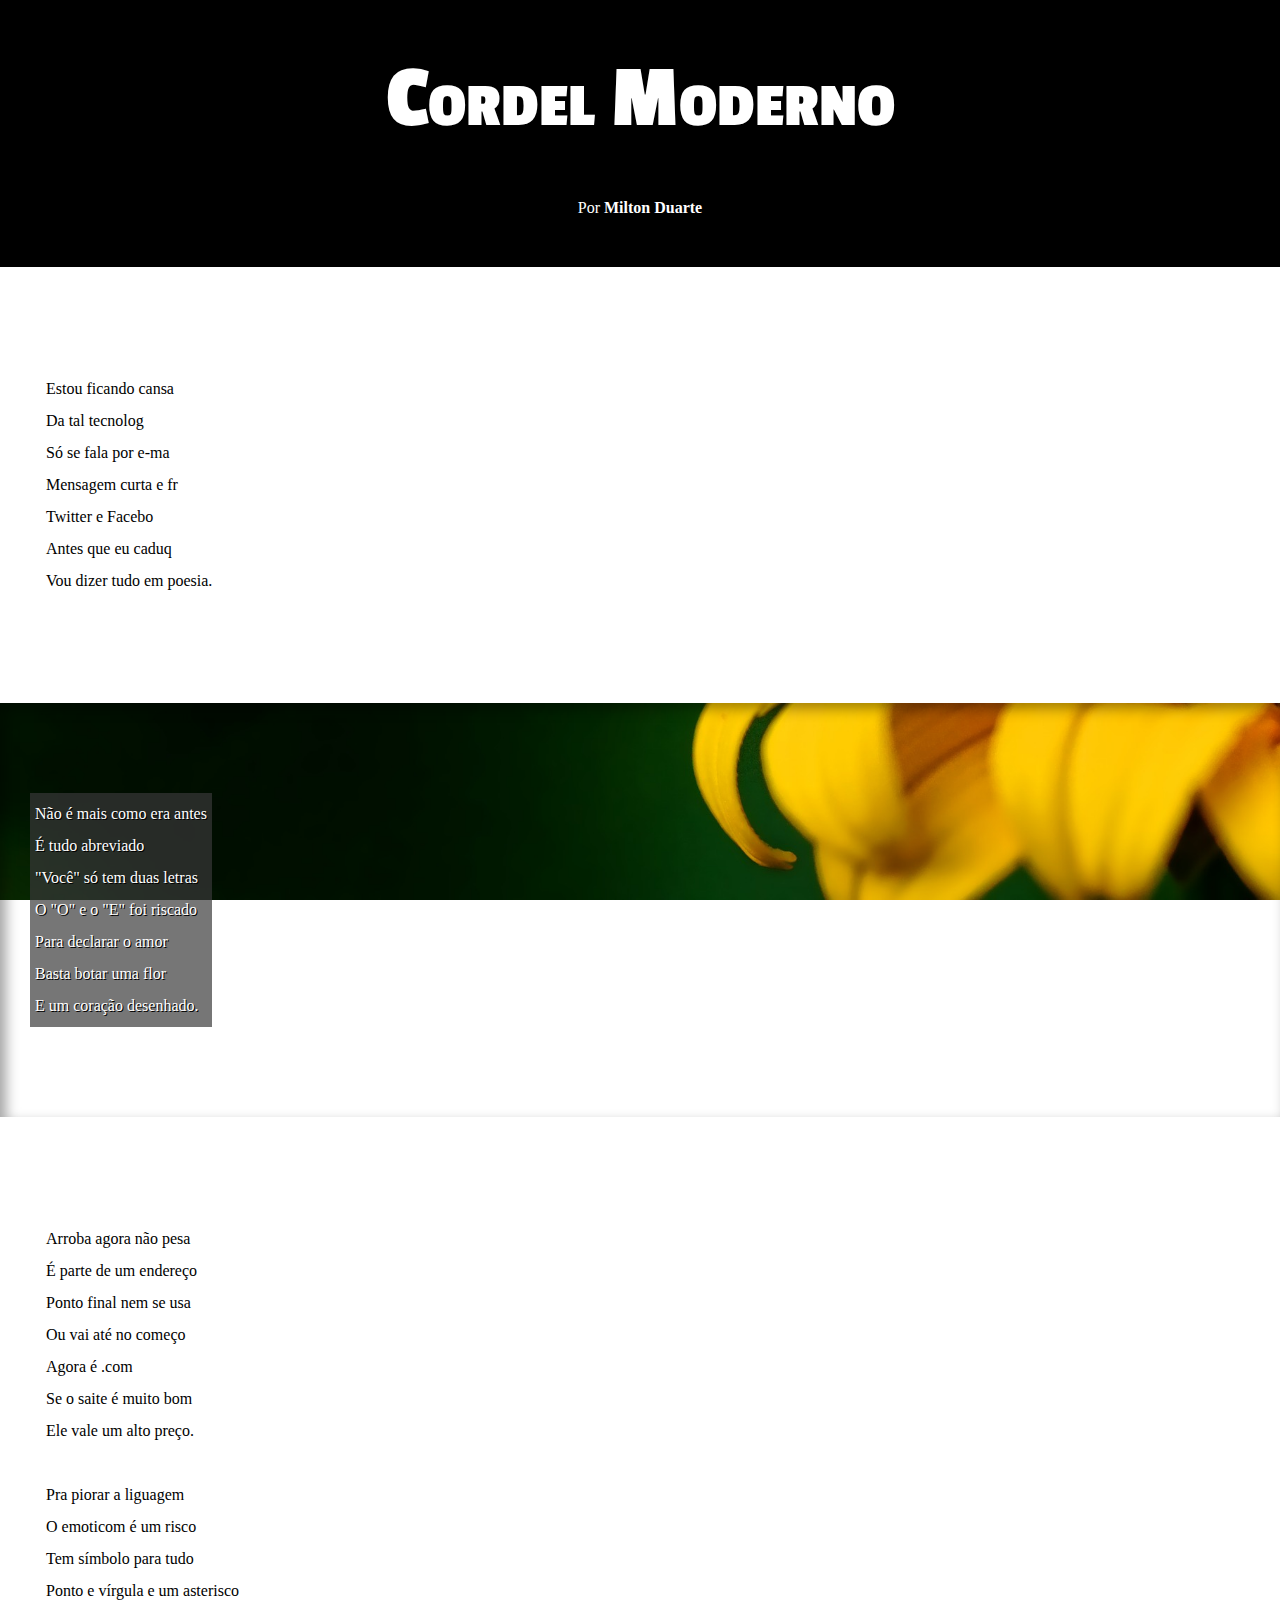
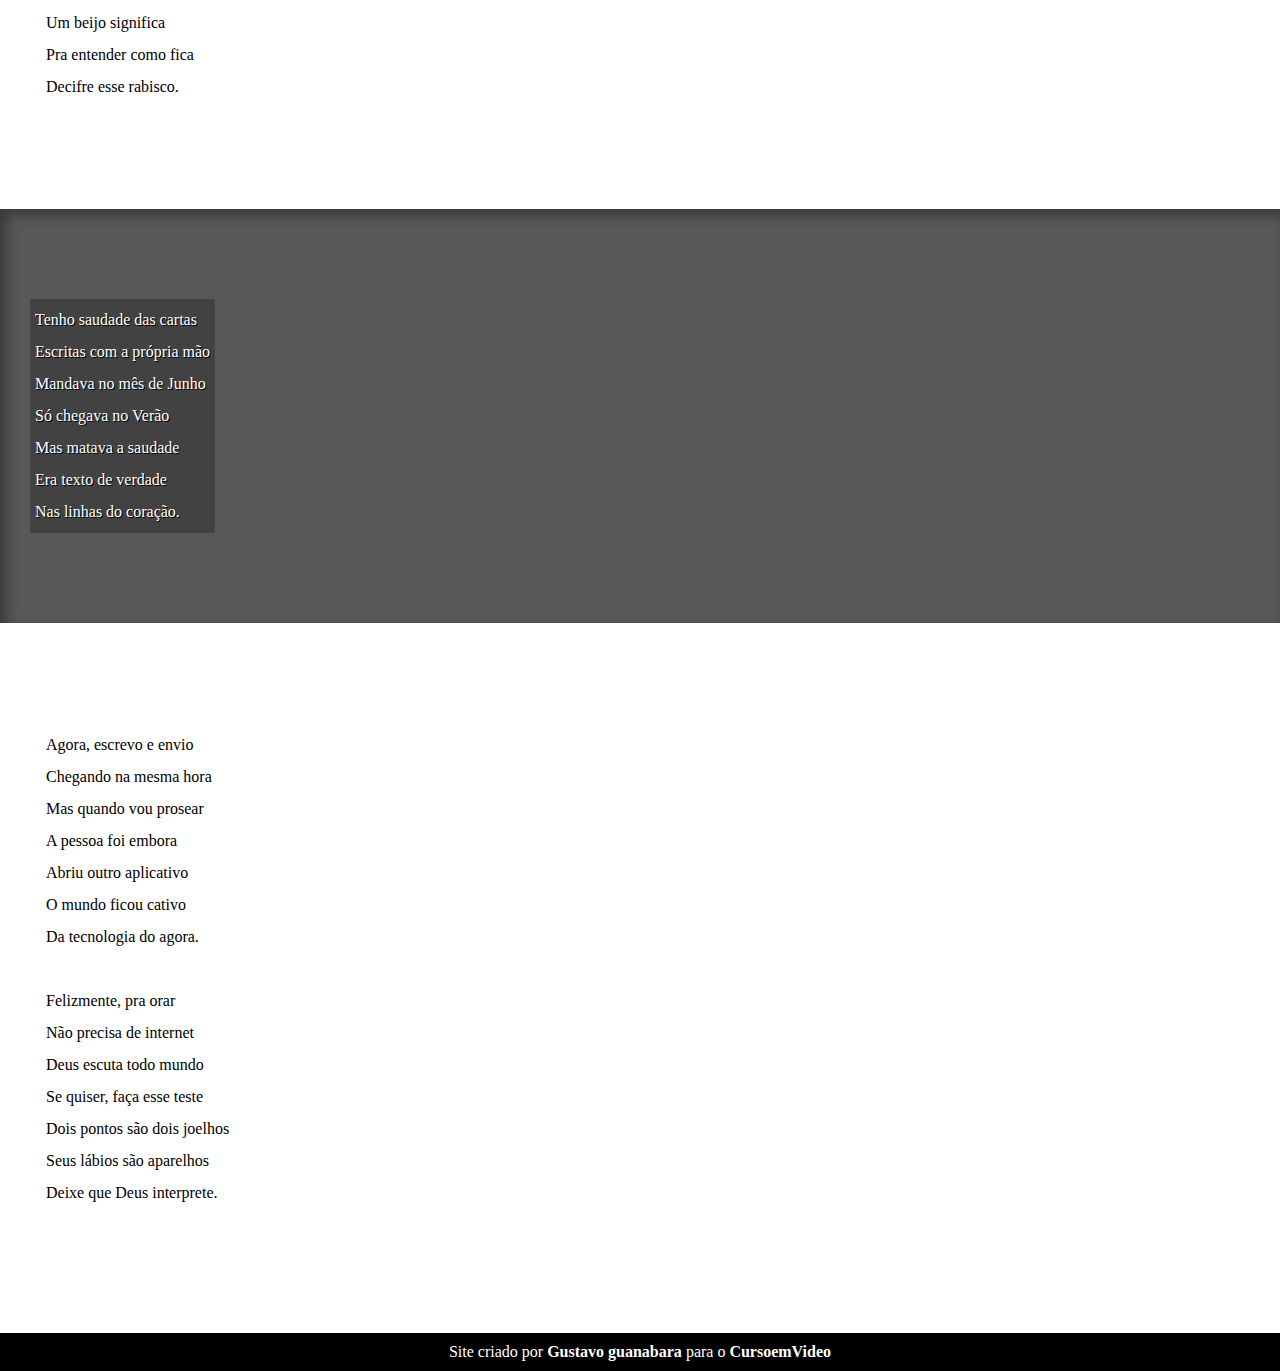
<file: desafio-012/index.html>
<!DOCTYPE html>
<html lang="pt-br">
<head>
    <meta charset="UTF-8">
    <meta http-equiv="X-UA-Compatible" content="IE=edge">
    <meta name="viewport" content="width=device-width, initial-scale=1.0">
    <title>cordel Moderno</title>
    <link rel="stylesheet" href="estilo/style.css">
</head>
<body>
    <header>
        <h1>
            Cordel Moderno
        </h1>
        <p>
            Por <a href="https://www.recantodasletras.com.br/poesias/3186743" target="_blank">Milton Duarte</a>
            
        </p> 
    </header>

    <section class="normal">
        <p>
            Estou ficando cansa <br>
            Da tal tecnolog <br>
            Só se fala por e-ma <br>
            Mensagem curta e fr <br>
            Twitter e Facebo <br>
            Antes que eu caduq <br>
            Vou dizer tudo em poesia.
        </p>
    </section>


    <section class="imagem" id="img01">
        <p>
            Não é mais como era antes <br>
            É tudo abreviado <br>
            "Você" só tem duas letras <br>
            O "O" e o "E" foi riscado <br>
            Para declarar o amor <br>
            Basta botar uma flor <br>
            E um coração desenhado.
        </p>
    </section>


    <section class="normal">
        <p>
            Arroba agora não pesa <br>
            É parte de um endereço <br>
            Ponto final nem se usa <br>
            Ou vai até no começo <br>
            Agora é .com <br>
            Se o saite é muito bom <br>
            Ele vale um alto preço. <br>
        </p>

        <p>
            Pra piorar a liguagem <br>
            O emoticom é um risco <br>
            Tem símbolo para tudo <br>
            Ponto e vírgula e um asterisco <br>
            Um beijo significa <br>
            Pra entender como fica <br>
            Decifre esse rabisco.
        </p>
    </section>


    <section class="imagem" id="img02">
        <p>
            Tenho saudade das cartas <br>
            Escritas com a própria mão <br>
            Mandava no mês de Junho <br>
            Só chegava no Verão <br>
            Mas matava a saudade <br>
            Era texto de verdade <br>
            Nas linhas do coração.
        </p>
    </section>


    <section class="normal">
        <p>
            Agora, escrevo e envio <br>
            Chegando na mesma hora <br>
            Mas quando vou prosear <br>
            A pessoa foi embora <br>
            Abriu outro aplicativo <br>
            O mundo ficou cativo <br>
            Da tecnologia do agora. <br>
        </p>

        <p>
            Felizmente, pra orar <br>
            Não precisa de internet <br>
            Deus escuta todo mundo <br>
            Se quiser, faça esse teste <br>
            Dois pontos são dois joelhos <br>
            Seus lábios são aparelhos <br>
            Deixe que Deus interprete.
        </p>
    </section>
 <br>
    <footer>
        <p>Site criado por <a href="https://github.com/gustavoguanabara" target="_blank">Gustavo guanabara</a> para o <a href="https://www.cursoemvideo.com" target="_blank">CursoemVideo</a></p>
    </footer>
    
</body>
</html>
</file>
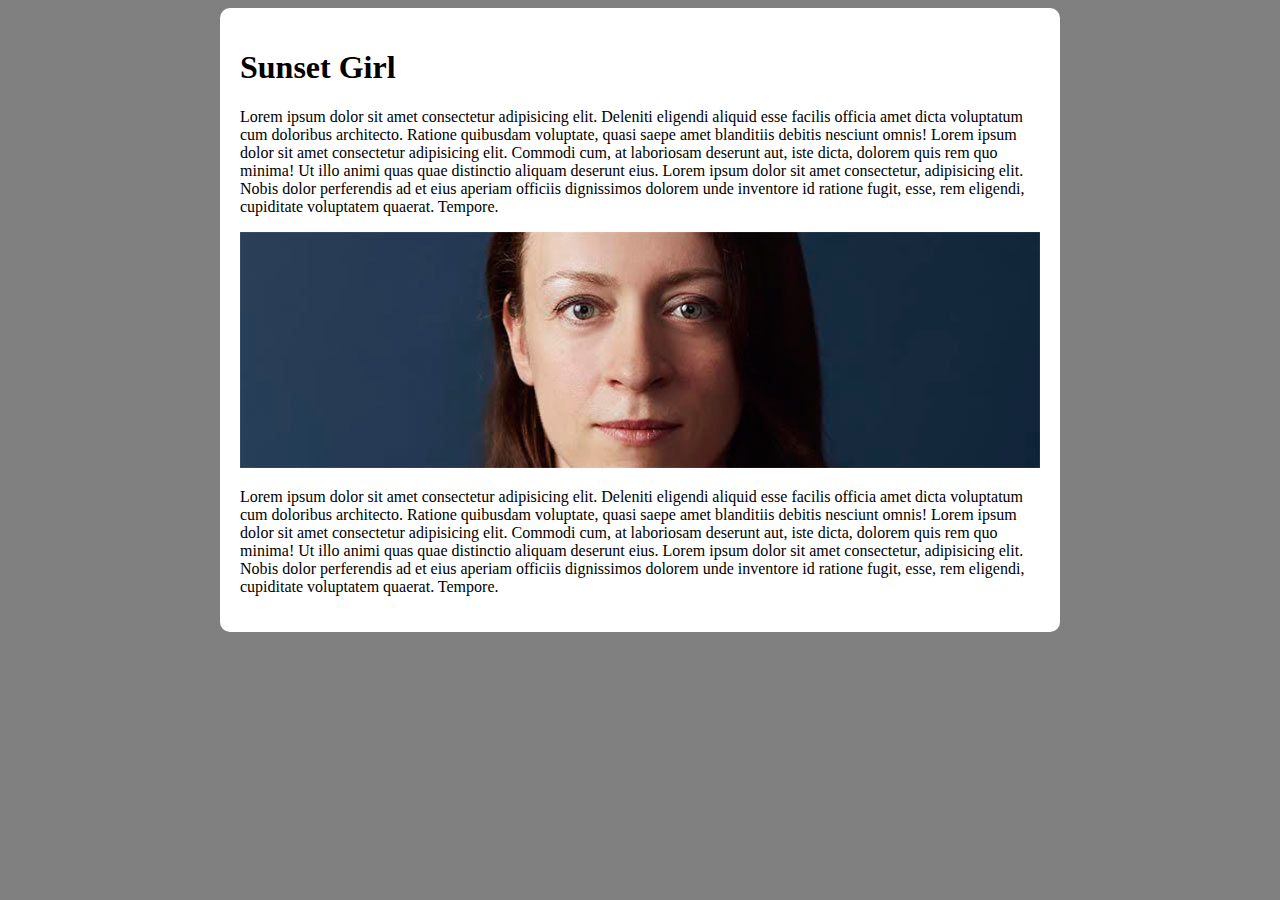
<file: Responsividade/qualquercoisa.html>
<!DOCTYPE html>
<html lang="pt-br">
<head>
    <meta charset="UTF-8">
    <meta http-equiv="X-UA-Compatible" content="IE=edge">
    <meta name="viewport" content="width=device-width, initial-scale=1.0">
    <title>Responsividade</title>

    <style>

        body{
            background-color: gray;
        }

        main{
            background-color: white;
            padding: 20px;
            border-radius: 10px;
            min-width: 320px;
            max-width: 800px;
            margin: auto;
        }
        img {
            width: 100%;
        }



    </style>



</head>
<body>
    <main>
    <h1>Sunset Girl</h1>
    <p>Lorem ipsum dolor sit amet consectetur adipisicing elit. Deleniti eligendi aliquid esse facilis officia amet dicta voluptatum cum doloribus architecto. Ratione quibusdam voluptate, quasi saepe amet blanditiis debitis nesciunt omnis! Lorem ipsum dolor sit amet consectetur adipisicing elit. Commodi cum, at laboriosam deserunt aut, iste dicta, dolorem quis rem quo minima! Ut illo animi quas quae distinctio aliquam deserunt eius. Lorem ipsum dolor sit amet consectetur, adipisicing elit. Nobis dolor perferendis ad et eius aperiam officiis dignissimos dolorem unde inventore id ratione fugit, esse, rem eligendi, cupiditate voluptatem quaerat. Tempore.</p>
    <picture>
        <source media="(max-width:800px)" srcset="irina-blok-pq.jpg">
        <img src="irina-blok.jpg" alt="Iiria Blok">
    </picture>
    <p>Lorem ipsum dolor sit amet consectetur adipisicing elit. Deleniti eligendi aliquid esse facilis officia amet dicta voluptatum cum doloribus architecto. Ratione quibusdam voluptate, quasi saepe amet blanditiis debitis nesciunt omnis! Lorem ipsum dolor sit amet consectetur adipisicing elit. Commodi cum, at laboriosam deserunt aut, iste dicta, dolorem quis rem quo minima! Ut illo animi quas quae distinctio aliquam deserunt eius. Lorem ipsum dolor sit amet consectetur, adipisicing elit. Nobis dolor perferendis ad et eius aperiam officiis dignissimos dolorem unde inventore id ratione fugit, esse, rem eligendi, cupiditate voluptatem quaerat. Tempore.</p>
</main>
    
</body>
</html>
</file>
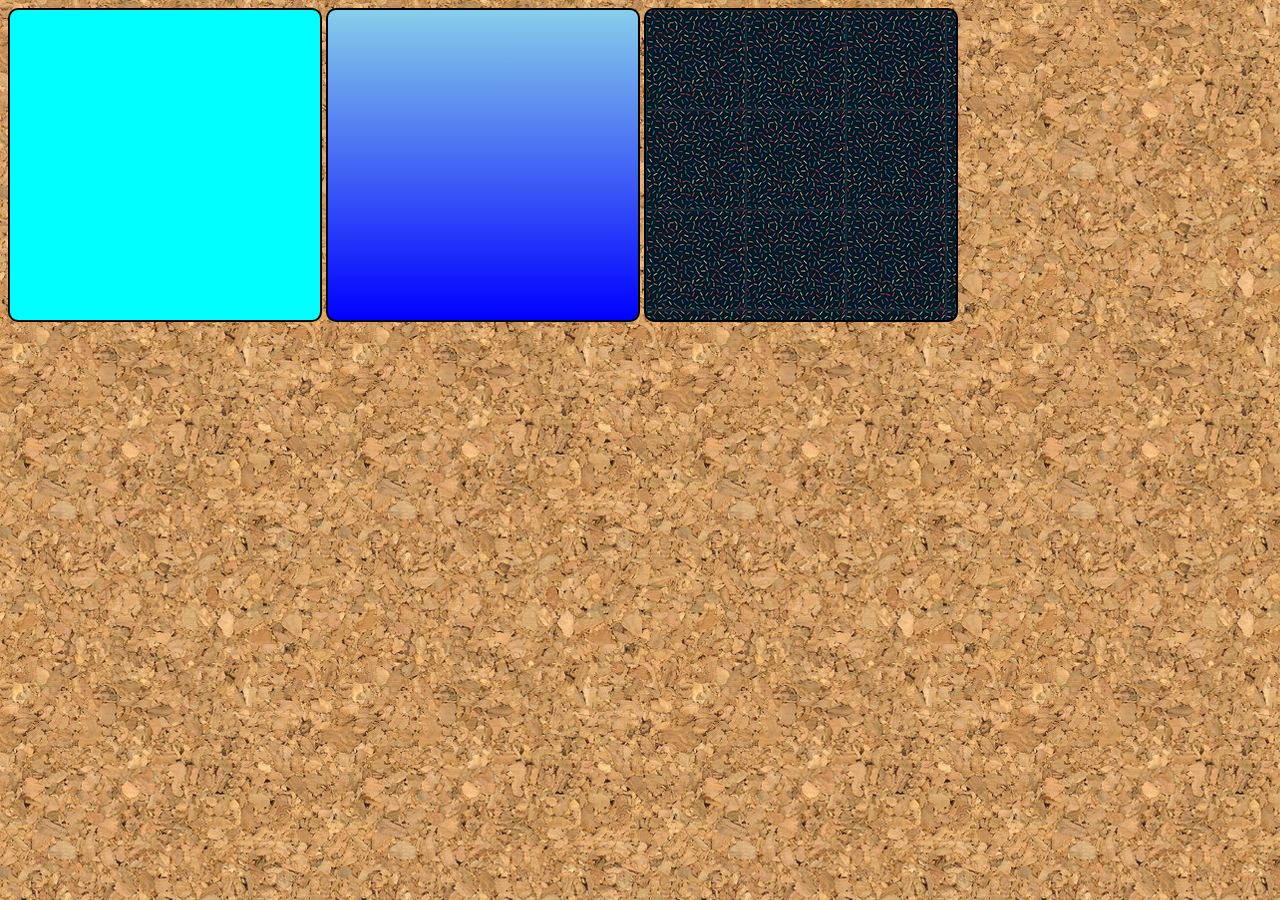
<file: exercicios/ex022/fundo001.html>
<!DOCTYPE html>
<html lang="pt-br">
<head>
    <meta charset="UTF-8">
    <meta http-equiv="X-UA-Compatible" content="IE=edge">
    <meta name="viewport" content="width=device-width, initial-scale=1.0">
    <title>TEste de imagens</title>
    <style>

        body {
            background-image: url(imagens/wallpaper001.jpg);
        }

        div.quadrado{
            display: inline-block;
            padding: 5px;
            border-radius: 10px;
            border: 2px solid black;
            width: 300px;
            height: 300px;
        }
        div#q1 {
            background-color: aqua;
        }

        div#q2 {
            background-image: linear-gradient(to bottom, skyblue, blue);
        }

        div#q3 {
            background-image: url(imagens/pattern001.png);
        }
    </style>
</head>
<body>
    <div class="quadrado" id="q1">

    </div>

    <div class="quadrado" id="q2">

    </div>
    
    <div class="quadrado" id="q3">

    </div>
    
</body>
</html>
</file>
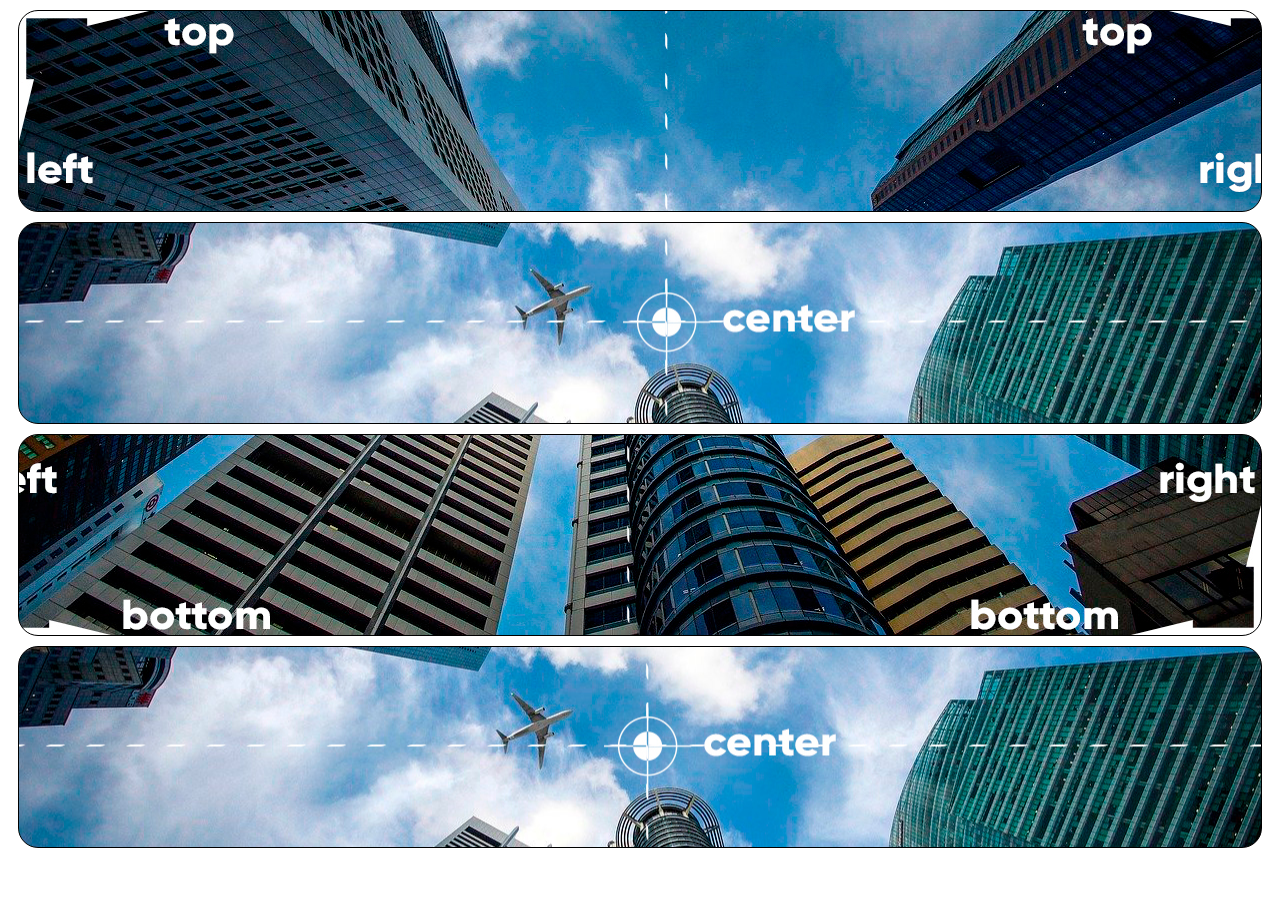
<file: exercicios/ex022/fundo003.html>
<!DOCTYPE html>
<html lang="pt-br">
<head>
    <meta charset="UTF-8">
    <meta http-equiv="X-UA-Compatible" content="IE=edge">
    <meta name="viewport" content="width=device-width, initial-scale=1.0">
    <title>Fundo 003</title>
    <style>

        div.bloco {
            background-image: url(imagens/wallpaper003.jpg);
            border: 1px solid black;
            height: 200px;
            margin: 10px;
            border-radius: 20px;
        }
        div#q1 {
            background-position: left top;
        }

        div#q2 {
            background-position: left center;
        }

        div#q3 {
            background-position: right bottom;
        }

        div#q4 {
            background-position: center center;
        }

    </style>
</head>
<body>
    <div class="bloco" id="q1">

    </div>

    <div class="bloco" id="q2">

    </div>

    <div class="bloco" id="q3">

    </div>

    <div class="bloco" id="q4">

    </div>
    
</body>
</html>
</file>
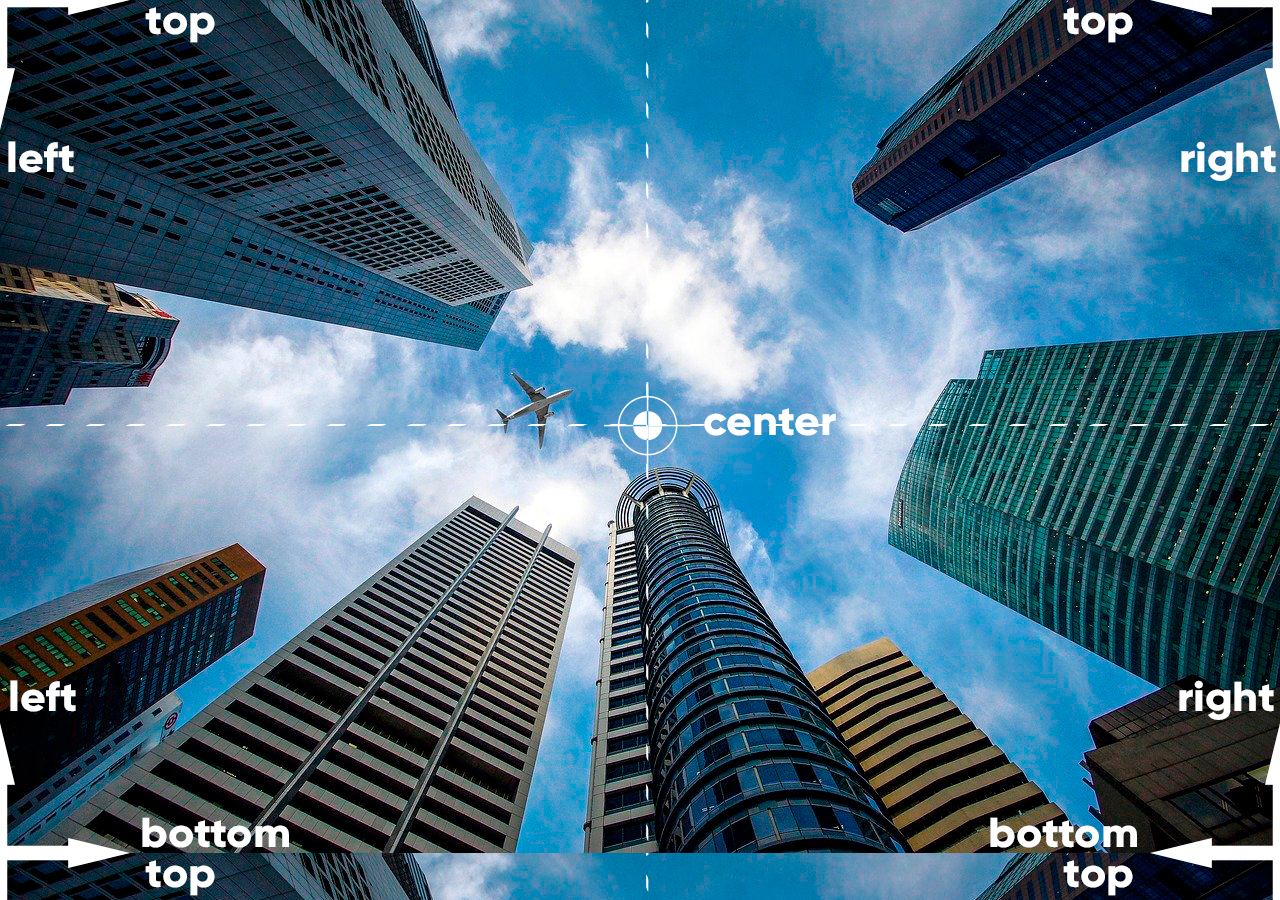
<file: exercicios/ex022/fundo005.html>
<!DOCTYPE html>
<html lang="pt-br">
<head>
    <meta charset="UTF-8">
    <meta http-equiv="X-UA-Compatible" content="IE=edge">
    <meta name="viewport" content="width=device-width, initial-scale=1.0">
    <title>Fundo 005</title>
    <style>
        body {
            height: 97vh;
            background-image: url('imagens/wallpaper003.jpg');
            background-position: left top;
        }
    </style>
</head>
<body>
    
</body>
</html>
</file>
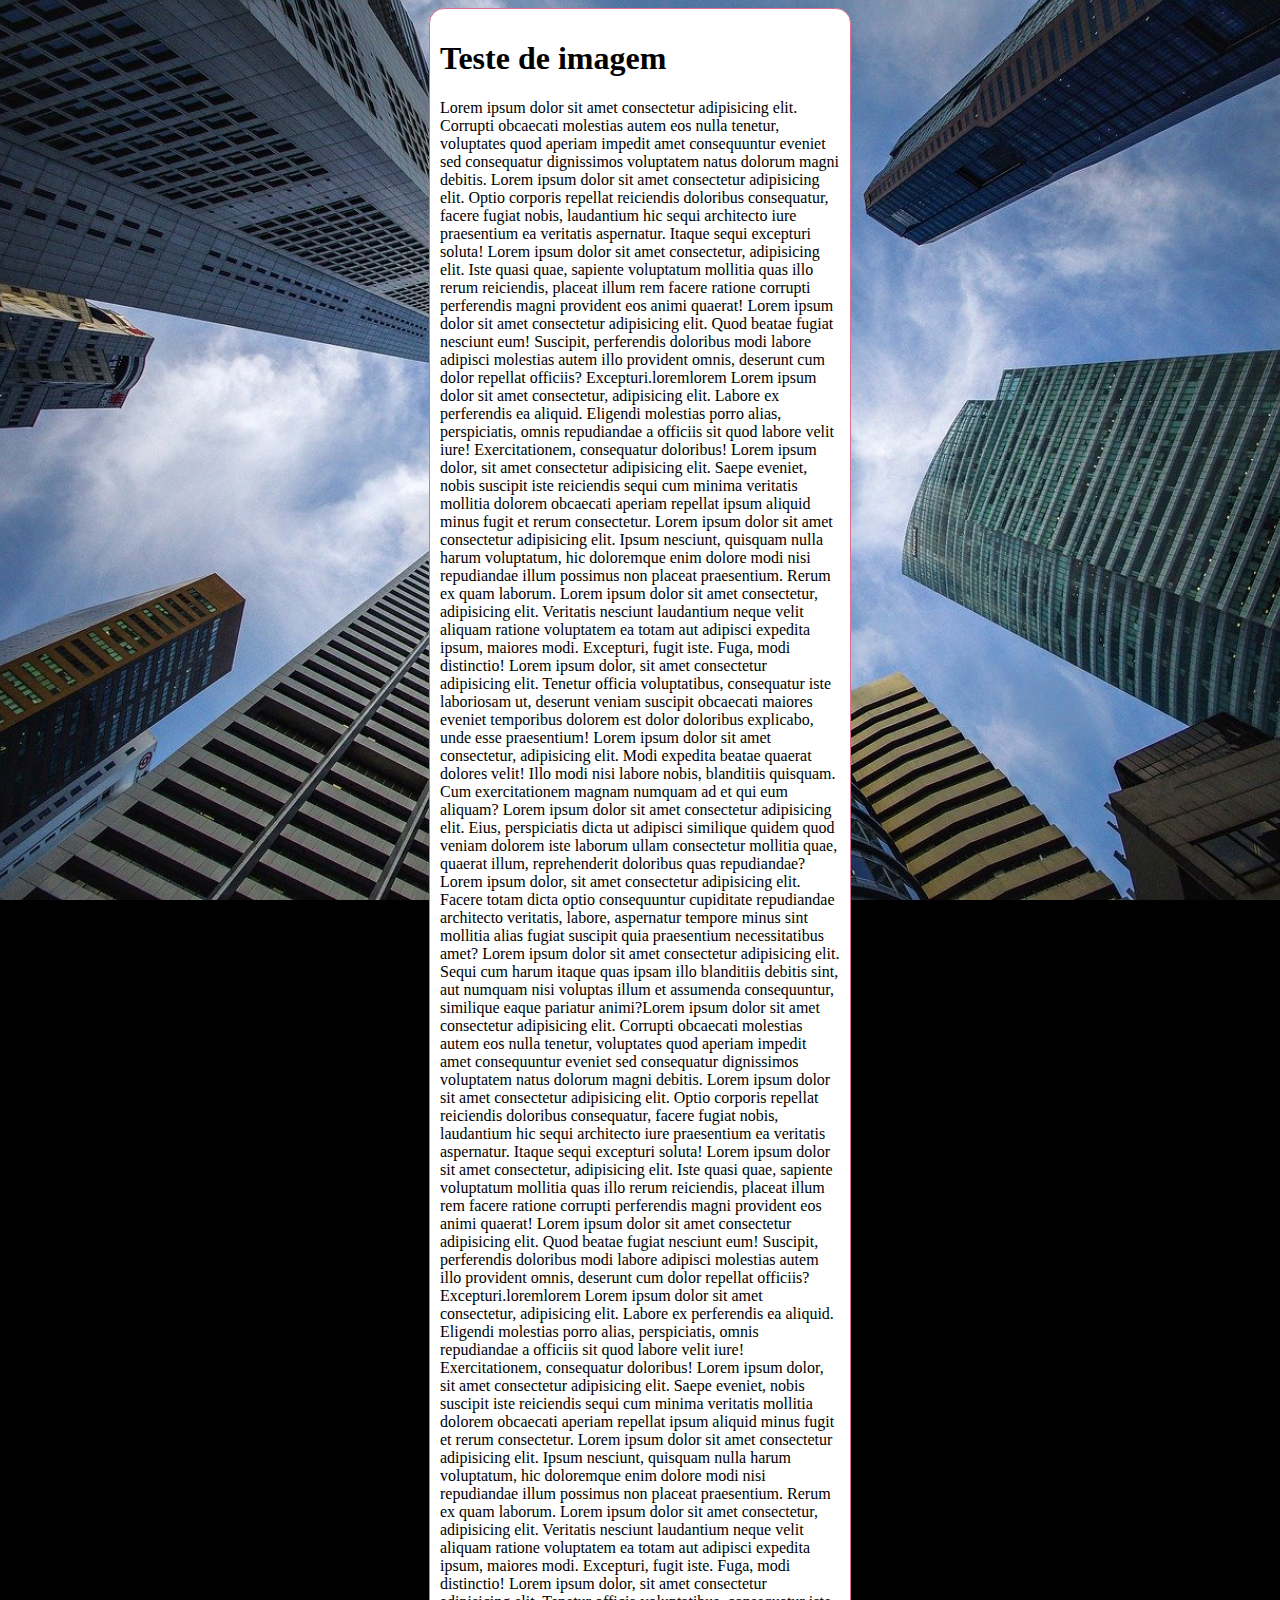
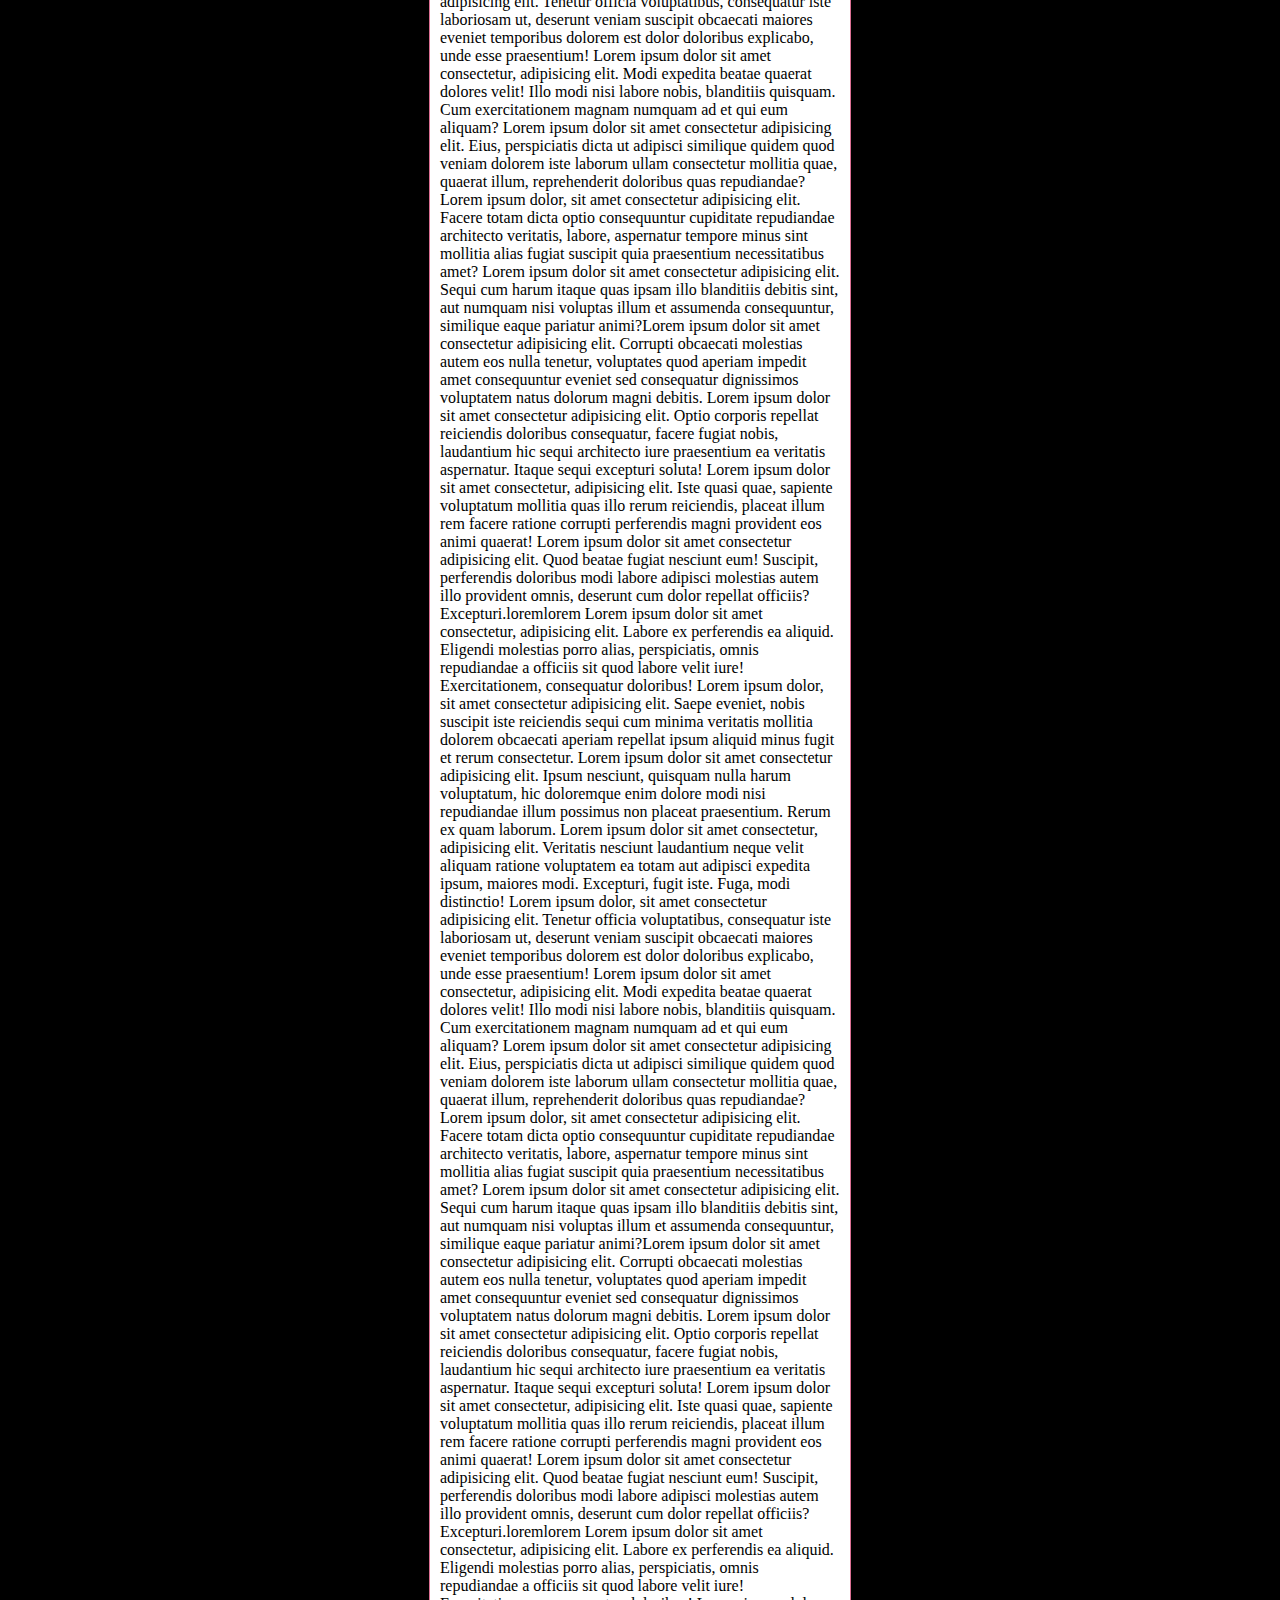
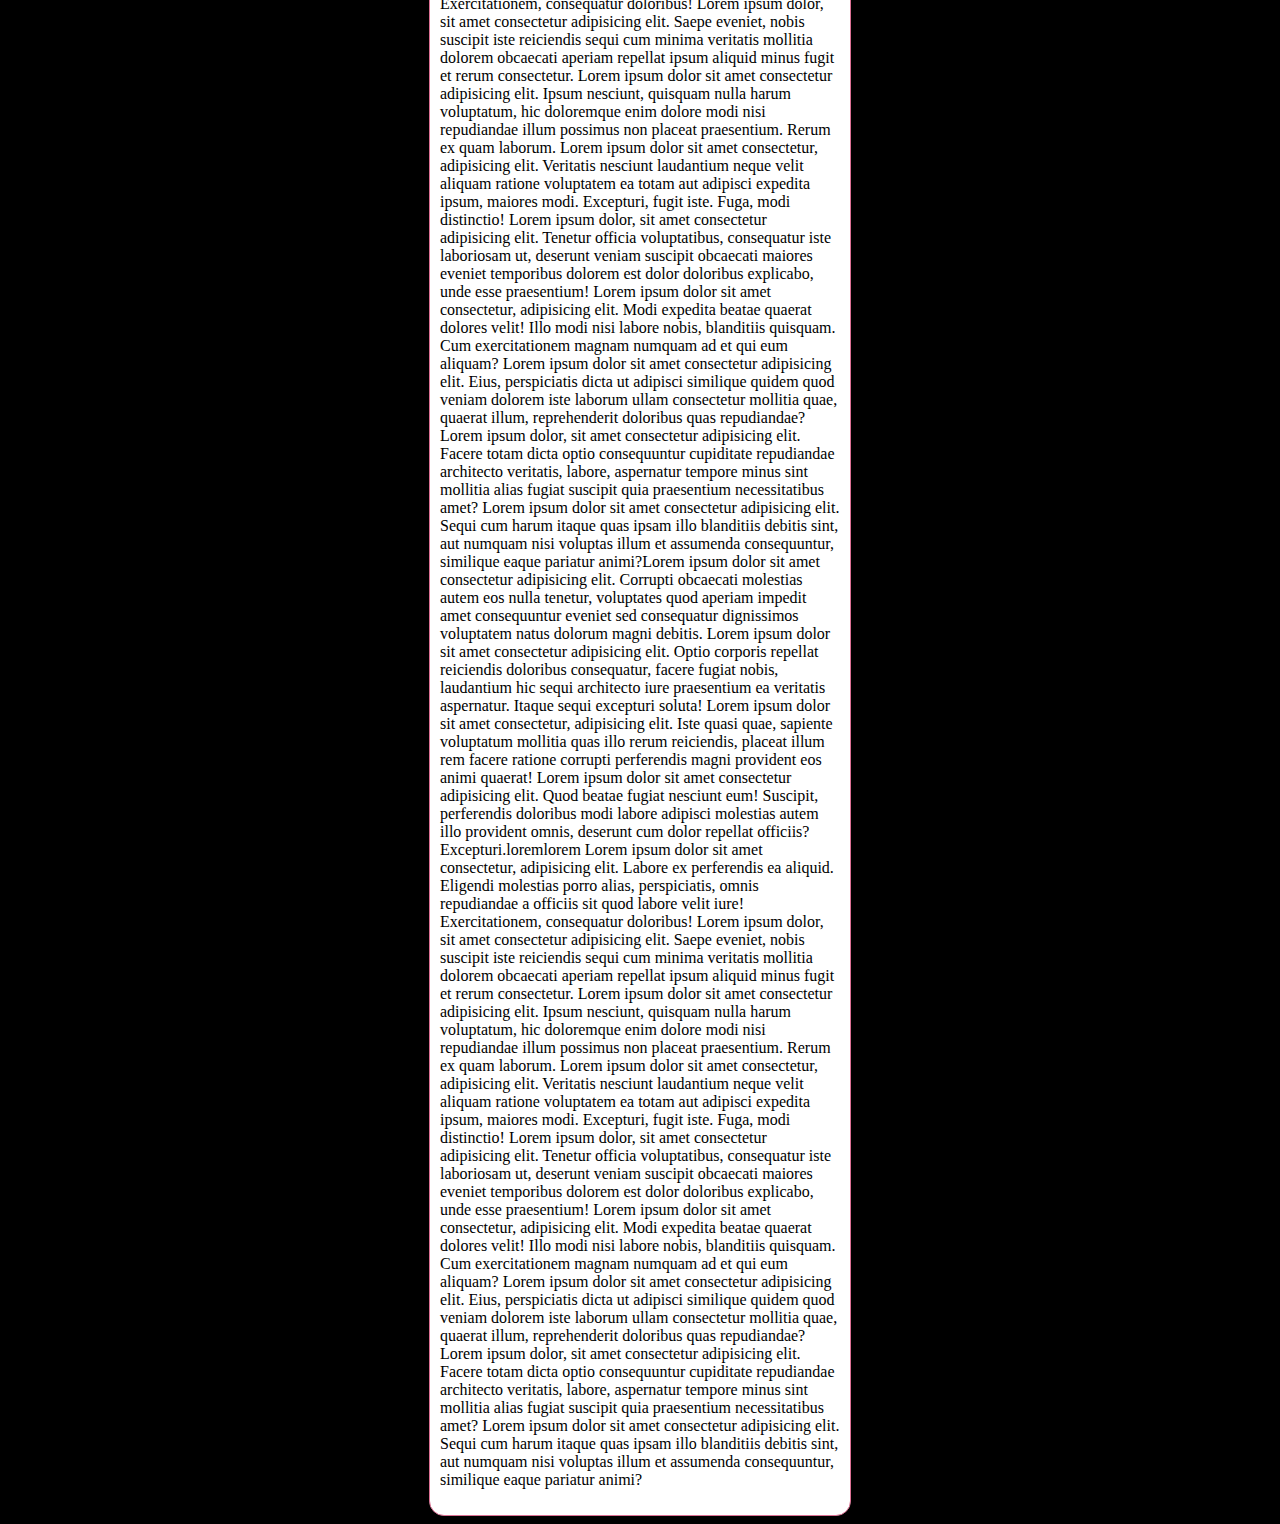
<file: exercicios/ex022/fundo006.html>
<!DOCTYPE html>
<html lang="pt-br">
<head>
    <meta charset="UTF-8">
    <meta http-equiv="X-UA-Compatible" content="IE=edge">
    <meta name="viewport" content="width=device-width, initial-scale=1.0">
    <title>Fundo 006</title>
    <style>

        body {
           height: 100%vh;
           /*
            background-color: black;
            background-image: url(imagens/wallpaper002.jpg);
            background-position: center center;
            background-repeat: repeat-y;
            background-size: cover;
            background-attachment: fixed;
            */

            /*shorthand (utilzado para simplicar o código e não precisar usar a mesma tag várias vezes) - background > color > image > position > repeat > [size] > attachment
            */
            background: black url('imagens/wallpaper002.jpg') center center no-repeat fixed;
            background-size: cover;
        }
        main {
            background-color: white;
            padding: 10px;
            max-width: 400px;
            margin: auto;
            border: 1px solid palevioletred;
            border-radius: 15px;
        }
    </style>
</head>
<body>
    <main>
        <h1>Teste de imagem</h1>
        <p>Lorem ipsum dolor sit amet consectetur adipisicing elit. Corrupti obcaecati molestias autem eos nulla tenetur, voluptates quod aperiam impedit amet consequuntur eveniet sed consequatur dignissimos voluptatem natus dolorum magni debitis. Lorem ipsum dolor sit amet consectetur adipisicing elit. Optio corporis repellat reiciendis doloribus consequatur, facere fugiat nobis, laudantium hic sequi architecto iure praesentium ea veritatis aspernatur. Itaque sequi excepturi soluta! Lorem ipsum dolor sit amet consectetur, adipisicing elit. Iste quasi quae, sapiente voluptatum mollitia quas illo rerum reiciendis, placeat illum rem facere ratione corrupti perferendis magni provident eos animi quaerat! Lorem ipsum dolor sit amet consectetur adipisicing elit. Quod beatae fugiat nesciunt eum! Suscipit, perferendis doloribus modi labore adipisci molestias autem illo provident omnis, deserunt cum dolor repellat officiis? Excepturi.loremlorem Lorem ipsum dolor sit amet consectetur, adipisicing elit. Labore ex perferendis ea aliquid. Eligendi molestias porro alias, perspiciatis, omnis repudiandae a officiis sit quod labore velit iure! Exercitationem, consequatur doloribus! Lorem ipsum dolor, sit amet consectetur adipisicing elit. Saepe eveniet, nobis suscipit iste reiciendis sequi cum minima veritatis mollitia dolorem obcaecati aperiam repellat ipsum aliquid minus fugit et rerum consectetur. Lorem ipsum dolor sit amet consectetur adipisicing elit. Ipsum nesciunt, quisquam nulla harum voluptatum, hic doloremque enim dolore modi nisi repudiandae illum possimus non placeat praesentium. Rerum ex quam laborum. Lorem ipsum dolor sit amet consectetur, adipisicing elit. Veritatis nesciunt laudantium neque velit aliquam ratione voluptatem ea totam aut adipisci expedita ipsum, maiores modi. Excepturi, fugit iste. Fuga, modi distinctio! Lorem ipsum dolor, sit amet consectetur adipisicing elit. Tenetur officia voluptatibus, consequatur iste laboriosam ut, deserunt veniam suscipit obcaecati maiores eveniet temporibus dolorem est dolor doloribus explicabo, unde esse praesentium! Lorem ipsum dolor sit amet consectetur, adipisicing elit. Modi expedita beatae quaerat dolores velit! Illo modi nisi labore nobis, blanditiis quisquam. Cum exercitationem magnam numquam ad et qui eum aliquam? Lorem ipsum dolor sit amet consectetur adipisicing elit. Eius, perspiciatis dicta ut adipisci similique quidem quod veniam dolorem iste laborum ullam consectetur mollitia quae, quaerat illum, reprehenderit doloribus quas repudiandae? Lorem ipsum dolor, sit amet consectetur adipisicing elit. Facere totam dicta optio consequuntur cupiditate repudiandae architecto veritatis, labore, aspernatur tempore minus sint mollitia alias fugiat suscipit quia praesentium necessitatibus amet? Lorem ipsum dolor sit amet consectetur adipisicing elit. Sequi cum harum itaque quas ipsam illo blanditiis debitis sint, aut numquam nisi voluptas illum et assumenda consequuntur, similique eaque pariatur animi?Lorem ipsum dolor sit amet consectetur adipisicing elit. Corrupti obcaecati molestias autem eos nulla tenetur, voluptates quod aperiam impedit amet consequuntur eveniet sed consequatur dignissimos voluptatem natus dolorum magni debitis. Lorem ipsum dolor sit amet consectetur adipisicing elit. Optio corporis repellat reiciendis doloribus consequatur, facere fugiat nobis, laudantium hic sequi architecto iure praesentium ea veritatis aspernatur. Itaque sequi excepturi soluta! Lorem ipsum dolor sit amet consectetur, adipisicing elit. Iste quasi quae, sapiente voluptatum mollitia quas illo rerum reiciendis, placeat illum rem facere ratione corrupti perferendis magni provident eos animi quaerat! Lorem ipsum dolor sit amet consectetur adipisicing elit. Quod beatae fugiat nesciunt eum! Suscipit, perferendis doloribus modi labore adipisci molestias autem illo provident omnis, deserunt cum dolor repellat officiis? Excepturi.loremlorem Lorem ipsum dolor sit amet consectetur, adipisicing elit. Labore ex perferendis ea aliquid. Eligendi molestias porro alias, perspiciatis, omnis repudiandae a officiis sit quod labore velit iure! Exercitationem, consequatur doloribus! Lorem ipsum dolor, sit amet consectetur adipisicing elit. Saepe eveniet, nobis suscipit iste reiciendis sequi cum minima veritatis mollitia dolorem obcaecati aperiam repellat ipsum aliquid minus fugit et rerum consectetur. Lorem ipsum dolor sit amet consectetur adipisicing elit. Ipsum nesciunt, quisquam nulla harum voluptatum, hic doloremque enim dolore modi nisi repudiandae illum possimus non placeat praesentium. Rerum ex quam laborum. Lorem ipsum dolor sit amet consectetur, adipisicing elit. Veritatis nesciunt laudantium neque velit aliquam ratione voluptatem ea totam aut adipisci expedita ipsum, maiores modi. Excepturi, fugit iste. Fuga, modi distinctio! Lorem ipsum dolor, sit amet consectetur adipisicing elit. Tenetur officia voluptatibus, consequatur iste laboriosam ut, deserunt veniam suscipit obcaecati maiores eveniet temporibus dolorem est dolor doloribus explicabo, unde esse praesentium! Lorem ipsum dolor sit amet consectetur, adipisicing elit. Modi expedita beatae quaerat dolores velit! Illo modi nisi labore nobis, blanditiis quisquam. Cum exercitationem magnam numquam ad et qui eum aliquam? Lorem ipsum dolor sit amet consectetur adipisicing elit. Eius, perspiciatis dicta ut adipisci similique quidem quod veniam dolorem iste laborum ullam consectetur mollitia quae, quaerat illum, reprehenderit doloribus quas repudiandae? Lorem ipsum dolor, sit amet consectetur adipisicing elit. Facere totam dicta optio consequuntur cupiditate repudiandae architecto veritatis, labore, aspernatur tempore minus sint mollitia alias fugiat suscipit quia praesentium necessitatibus amet? Lorem ipsum dolor sit amet consectetur adipisicing elit. Sequi cum harum itaque quas ipsam illo blanditiis debitis sint, aut numquam nisi voluptas illum et assumenda consequuntur, similique eaque pariatur animi?Lorem ipsum dolor sit amet consectetur adipisicing elit. Corrupti obcaecati molestias autem eos nulla tenetur, voluptates quod aperiam impedit amet consequuntur eveniet sed consequatur dignissimos voluptatem natus dolorum magni debitis. Lorem ipsum dolor sit amet consectetur adipisicing elit. Optio corporis repellat reiciendis doloribus consequatur, facere fugiat nobis, laudantium hic sequi architecto iure praesentium ea veritatis aspernatur. Itaque sequi excepturi soluta! Lorem ipsum dolor sit amet consectetur, adipisicing elit. Iste quasi quae, sapiente voluptatum mollitia quas illo rerum reiciendis, placeat illum rem facere ratione corrupti perferendis magni provident eos animi quaerat! Lorem ipsum dolor sit amet consectetur adipisicing elit. Quod beatae fugiat nesciunt eum! Suscipit, perferendis doloribus modi labore adipisci molestias autem illo provident omnis, deserunt cum dolor repellat officiis? Excepturi.loremlorem Lorem ipsum dolor sit amet consectetur, adipisicing elit. Labore ex perferendis ea aliquid. Eligendi molestias porro alias, perspiciatis, omnis repudiandae a officiis sit quod labore velit iure! Exercitationem, consequatur doloribus! Lorem ipsum dolor, sit amet consectetur adipisicing elit. Saepe eveniet, nobis suscipit iste reiciendis sequi cum minima veritatis mollitia dolorem obcaecati aperiam repellat ipsum aliquid minus fugit et rerum consectetur. Lorem ipsum dolor sit amet consectetur adipisicing elit. Ipsum nesciunt, quisquam nulla harum voluptatum, hic doloremque enim dolore modi nisi repudiandae illum possimus non placeat praesentium. Rerum ex quam laborum. Lorem ipsum dolor sit amet consectetur, adipisicing elit. Veritatis nesciunt laudantium neque velit aliquam ratione voluptatem ea totam aut adipisci expedita ipsum, maiores modi. Excepturi, fugit iste. Fuga, modi distinctio! Lorem ipsum dolor, sit amet consectetur adipisicing elit. Tenetur officia voluptatibus, consequatur iste laboriosam ut, deserunt veniam suscipit obcaecati maiores eveniet temporibus dolorem est dolor doloribus explicabo, unde esse praesentium! Lorem ipsum dolor sit amet consectetur, adipisicing elit. Modi expedita beatae quaerat dolores velit! Illo modi nisi labore nobis, blanditiis quisquam. Cum exercitationem magnam numquam ad et qui eum aliquam? Lorem ipsum dolor sit amet consectetur adipisicing elit. Eius, perspiciatis dicta ut adipisci similique quidem quod veniam dolorem iste laborum ullam consectetur mollitia quae, quaerat illum, reprehenderit doloribus quas repudiandae? Lorem ipsum dolor, sit amet consectetur adipisicing elit. Facere totam dicta optio consequuntur cupiditate repudiandae architecto veritatis, labore, aspernatur tempore minus sint mollitia alias fugiat suscipit quia praesentium necessitatibus amet? Lorem ipsum dolor sit amet consectetur adipisicing elit. Sequi cum harum itaque quas ipsam illo blanditiis debitis sint, aut numquam nisi voluptas illum et assumenda consequuntur, similique eaque pariatur animi?Lorem ipsum dolor sit amet consectetur adipisicing elit. Corrupti obcaecati molestias autem eos nulla tenetur, voluptates quod aperiam impedit amet consequuntur eveniet sed consequatur dignissimos voluptatem natus dolorum magni debitis. Lorem ipsum dolor sit amet consectetur adipisicing elit. Optio corporis repellat reiciendis doloribus consequatur, facere fugiat nobis, laudantium hic sequi architecto iure praesentium ea veritatis aspernatur. Itaque sequi excepturi soluta! Lorem ipsum dolor sit amet consectetur, adipisicing elit. Iste quasi quae, sapiente voluptatum mollitia quas illo rerum reiciendis, placeat illum rem facere ratione corrupti perferendis magni provident eos animi quaerat! Lorem ipsum dolor sit amet consectetur adipisicing elit. Quod beatae fugiat nesciunt eum! Suscipit, perferendis doloribus modi labore adipisci molestias autem illo provident omnis, deserunt cum dolor repellat officiis? Excepturi.loremlorem Lorem ipsum dolor sit amet consectetur, adipisicing elit. Labore ex perferendis ea aliquid. Eligendi molestias porro alias, perspiciatis, omnis repudiandae a officiis sit quod labore velit iure! Exercitationem, consequatur doloribus! Lorem ipsum dolor, sit amet consectetur adipisicing elit. Saepe eveniet, nobis suscipit iste reiciendis sequi cum minima veritatis mollitia dolorem obcaecati aperiam repellat ipsum aliquid minus fugit et rerum consectetur. Lorem ipsum dolor sit amet consectetur adipisicing elit. Ipsum nesciunt, quisquam nulla harum voluptatum, hic doloremque enim dolore modi nisi repudiandae illum possimus non placeat praesentium. Rerum ex quam laborum. Lorem ipsum dolor sit amet consectetur, adipisicing elit. Veritatis nesciunt laudantium neque velit aliquam ratione voluptatem ea totam aut adipisci expedita ipsum, maiores modi. Excepturi, fugit iste. Fuga, modi distinctio! Lorem ipsum dolor, sit amet consectetur adipisicing elit. Tenetur officia voluptatibus, consequatur iste laboriosam ut, deserunt veniam suscipit obcaecati maiores eveniet temporibus dolorem est dolor doloribus explicabo, unde esse praesentium! Lorem ipsum dolor sit amet consectetur, adipisicing elit. Modi expedita beatae quaerat dolores velit! Illo modi nisi labore nobis, blanditiis quisquam. Cum exercitationem magnam numquam ad et qui eum aliquam? Lorem ipsum dolor sit amet consectetur adipisicing elit. Eius, perspiciatis dicta ut adipisci similique quidem quod veniam dolorem iste laborum ullam consectetur mollitia quae, quaerat illum, reprehenderit doloribus quas repudiandae? Lorem ipsum dolor, sit amet consectetur adipisicing elit. Facere totam dicta optio consequuntur cupiditate repudiandae architecto veritatis, labore, aspernatur tempore minus sint mollitia alias fugiat suscipit quia praesentium necessitatibus amet? Lorem ipsum dolor sit amet consectetur adipisicing elit. Sequi cum harum itaque quas ipsam illo blanditiis debitis sint, aut numquam nisi voluptas illum et assumenda consequuntur, similique eaque pariatur animi?Lorem ipsum dolor sit amet consectetur adipisicing elit. Corrupti obcaecati molestias autem eos nulla tenetur, voluptates quod aperiam impedit amet consequuntur eveniet sed consequatur dignissimos voluptatem natus dolorum magni debitis. Lorem ipsum dolor sit amet consectetur adipisicing elit. Optio corporis repellat reiciendis doloribus consequatur, facere fugiat nobis, laudantium hic sequi architecto iure praesentium ea veritatis aspernatur. Itaque sequi excepturi soluta! Lorem ipsum dolor sit amet consectetur, adipisicing elit. Iste quasi quae, sapiente voluptatum mollitia quas illo rerum reiciendis, placeat illum rem facere ratione corrupti perferendis magni provident eos animi quaerat! Lorem ipsum dolor sit amet consectetur adipisicing elit. Quod beatae fugiat nesciunt eum! Suscipit, perferendis doloribus modi labore adipisci molestias autem illo provident omnis, deserunt cum dolor repellat officiis? Excepturi.loremlorem Lorem ipsum dolor sit amet consectetur, adipisicing elit. Labore ex perferendis ea aliquid. Eligendi molestias porro alias, perspiciatis, omnis repudiandae a officiis sit quod labore velit iure! Exercitationem, consequatur doloribus! Lorem ipsum dolor, sit amet consectetur adipisicing elit. Saepe eveniet, nobis suscipit iste reiciendis sequi cum minima veritatis mollitia dolorem obcaecati aperiam repellat ipsum aliquid minus fugit et rerum consectetur. Lorem ipsum dolor sit amet consectetur adipisicing elit. Ipsum nesciunt, quisquam nulla harum voluptatum, hic doloremque enim dolore modi nisi repudiandae illum possimus non placeat praesentium. Rerum ex quam laborum. Lorem ipsum dolor sit amet consectetur, adipisicing elit. Veritatis nesciunt laudantium neque velit aliquam ratione voluptatem ea totam aut adipisci expedita ipsum, maiores modi. Excepturi, fugit iste. Fuga, modi distinctio! Lorem ipsum dolor, sit amet consectetur adipisicing elit. Tenetur officia voluptatibus, consequatur iste laboriosam ut, deserunt veniam suscipit obcaecati maiores eveniet temporibus dolorem est dolor doloribus explicabo, unde esse praesentium! Lorem ipsum dolor sit amet consectetur, adipisicing elit. Modi expedita beatae quaerat dolores velit! Illo modi nisi labore nobis, blanditiis quisquam. Cum exercitationem magnam numquam ad et qui eum aliquam? Lorem ipsum dolor sit amet consectetur adipisicing elit. Eius, perspiciatis dicta ut adipisci similique quidem quod veniam dolorem iste laborum ullam consectetur mollitia quae, quaerat illum, reprehenderit doloribus quas repudiandae? Lorem ipsum dolor, sit amet consectetur adipisicing elit. Facere totam dicta optio consequuntur cupiditate repudiandae architecto veritatis, labore, aspernatur tempore minus sint mollitia alias fugiat suscipit quia praesentium necessitatibus amet? Lorem ipsum dolor sit amet consectetur adipisicing elit. Sequi cum harum itaque quas ipsam illo blanditiis debitis sint, aut numquam nisi voluptas illum et assumenda consequuntur, similique eaque pariatur animi?</p>
    </main>
    
</body>
</html>
</file>
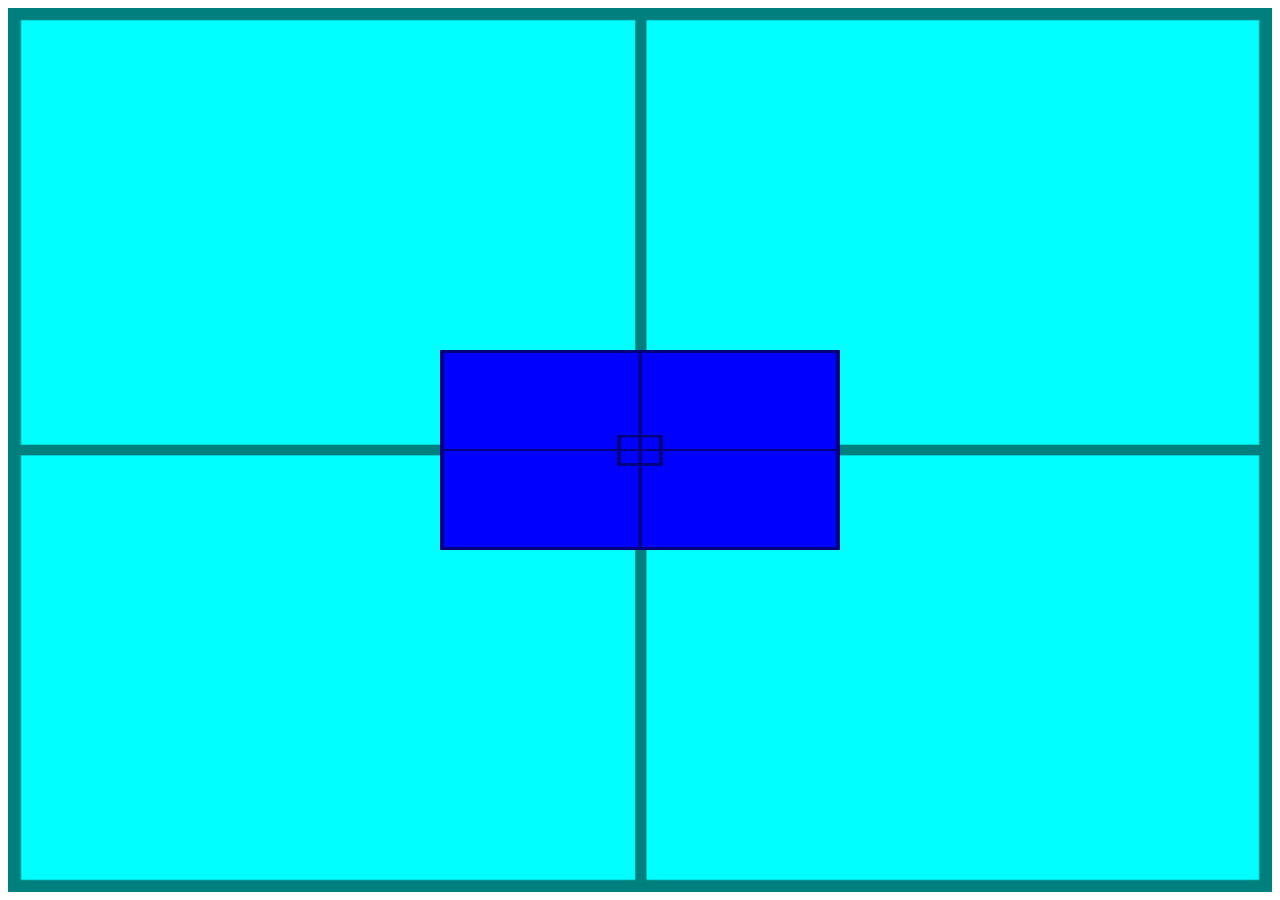
<file: exercicios/ex022/fundo007.html>
<!DOCTYPE html>
<html lang="pt-br">
<head>
    <meta charset="UTF-8">
    <meta http-equiv="X-UA-Compatible" content="IE=edge">
    <meta name="viewport" content="width=device-width, initial-scale=1.0">
    <title>Centralização vertical de caixas</title>
    <style>
        #container {
            background-image: url('imagens/target001.png');
            background-size: 100% 100%;

            background-color: aqua;
            position: relative;
            height: 96vh;
            padding: 10px;
        }
        #conteudo {
            background-image: url('imagens/target001.png');
            background-size: 100% 100%;

            position: absolute;
            height: 200px;
            width: 400px;
            background-color: blue;

            left: 50%;
            top: 50%;

            transform: translate(-50%, -50%);
 
        }
      
    </style>
</head>
<body>
    <section id="container">
        <article id="conteudo">

        </article>
    </section>
    
</body>
</html>
</file>
<file: desafio-012/estilo/style.css>
@charset "UTF-8";
@import url('https://fonts.googleapis.com/css2?family=Passion+One&display=swap');

:root {
    --fonte1: 'Verdana, Geneva, Tahoma, sans-serif';
    --fonte2: 'Passion One', cursive;
    --fonte3: 'Sriracha', cursive;
}

* {
    margin: 0px;
    padding: 0px;
}

html, body {
    max-height: 100%vh;
    font-family: var(--fonte1);
}

header {
    background-color: black;
    color: white;
    text-align: center;
    
}

header > h1 {
    padding: 50px;
    font-size: 10vh;
    font-variant: small-caps;
    font-family: var(--fonte2);
}

header > p {
   padding-bottom: 50px;
   
}


header a, footer a {
    color: white;
    text-decoration: none;
    font-weight: bolder;
}

header a:hover, footer a:hover {
    text-decoration: underline;
}

section {
    padding-top: 10vh;
    padding-bottom: 10vh;
    line-height: 2em;
    padding-left: 30px;
    font-family: var(--fonte3);
    
}

section > p {
    padding: 1em;
}

section.normal {
    background-color: white;
    color: black;
}

section.imagem {
    background-color: rgba(0, 0, 0, 0.653);
    color: white;
    box-shadow:  inset 6px 6px 13px 0px rgba(0, 0, 0, 0.365);
    background-attachment: fixed;
    background-size: cover;
}

section.imagem > p {
    display: inline-block;
    padding: 5px;
    background-color: rgba(57, 57, 57, 0.689);
    text-shadow: 1px 1px 0px black;
}

section#img01 {
    background-image: url('../imagens/background001.jpg');
    background-position: right center;
    
}

section#img02 {
    background-image: url('../imagens/background002.jpg');
    
}

footer {
    background-color: black;
    color: white;
    padding: 10px;
    text-align: center;
}
</file>
